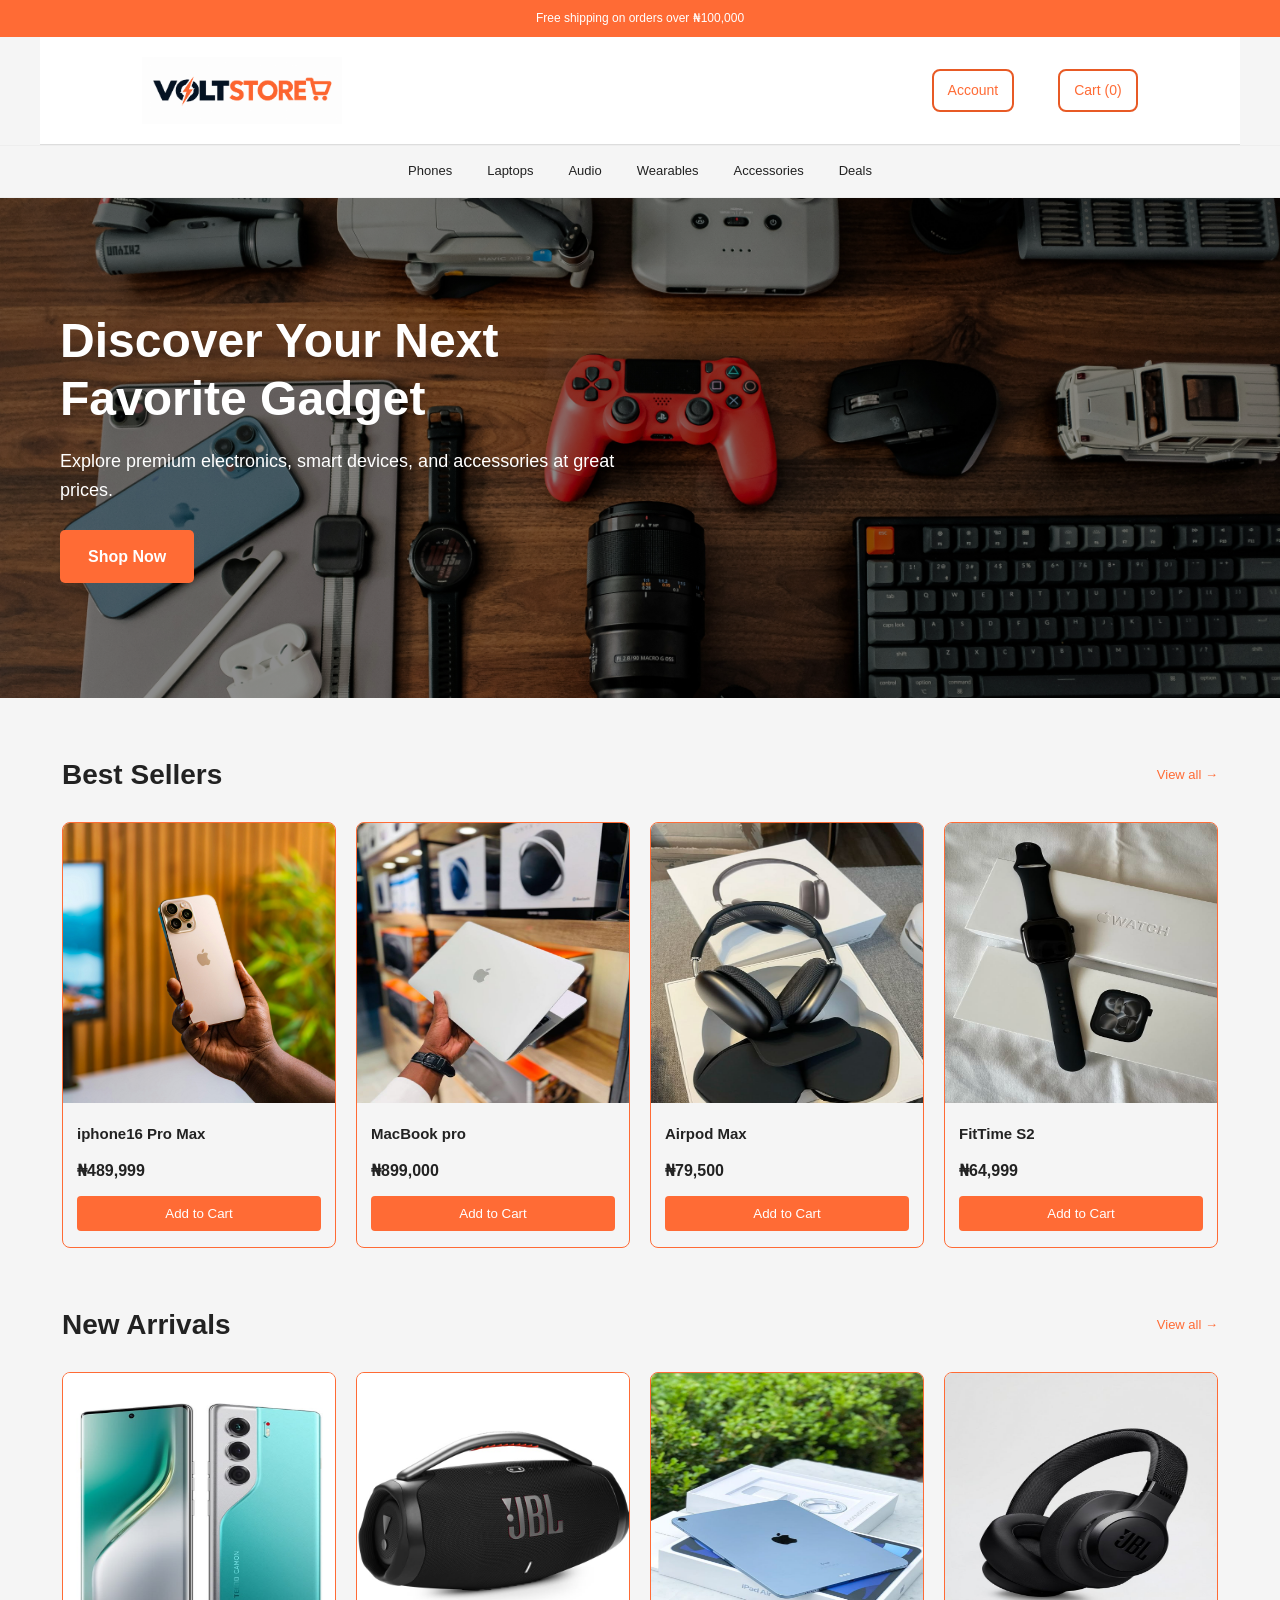
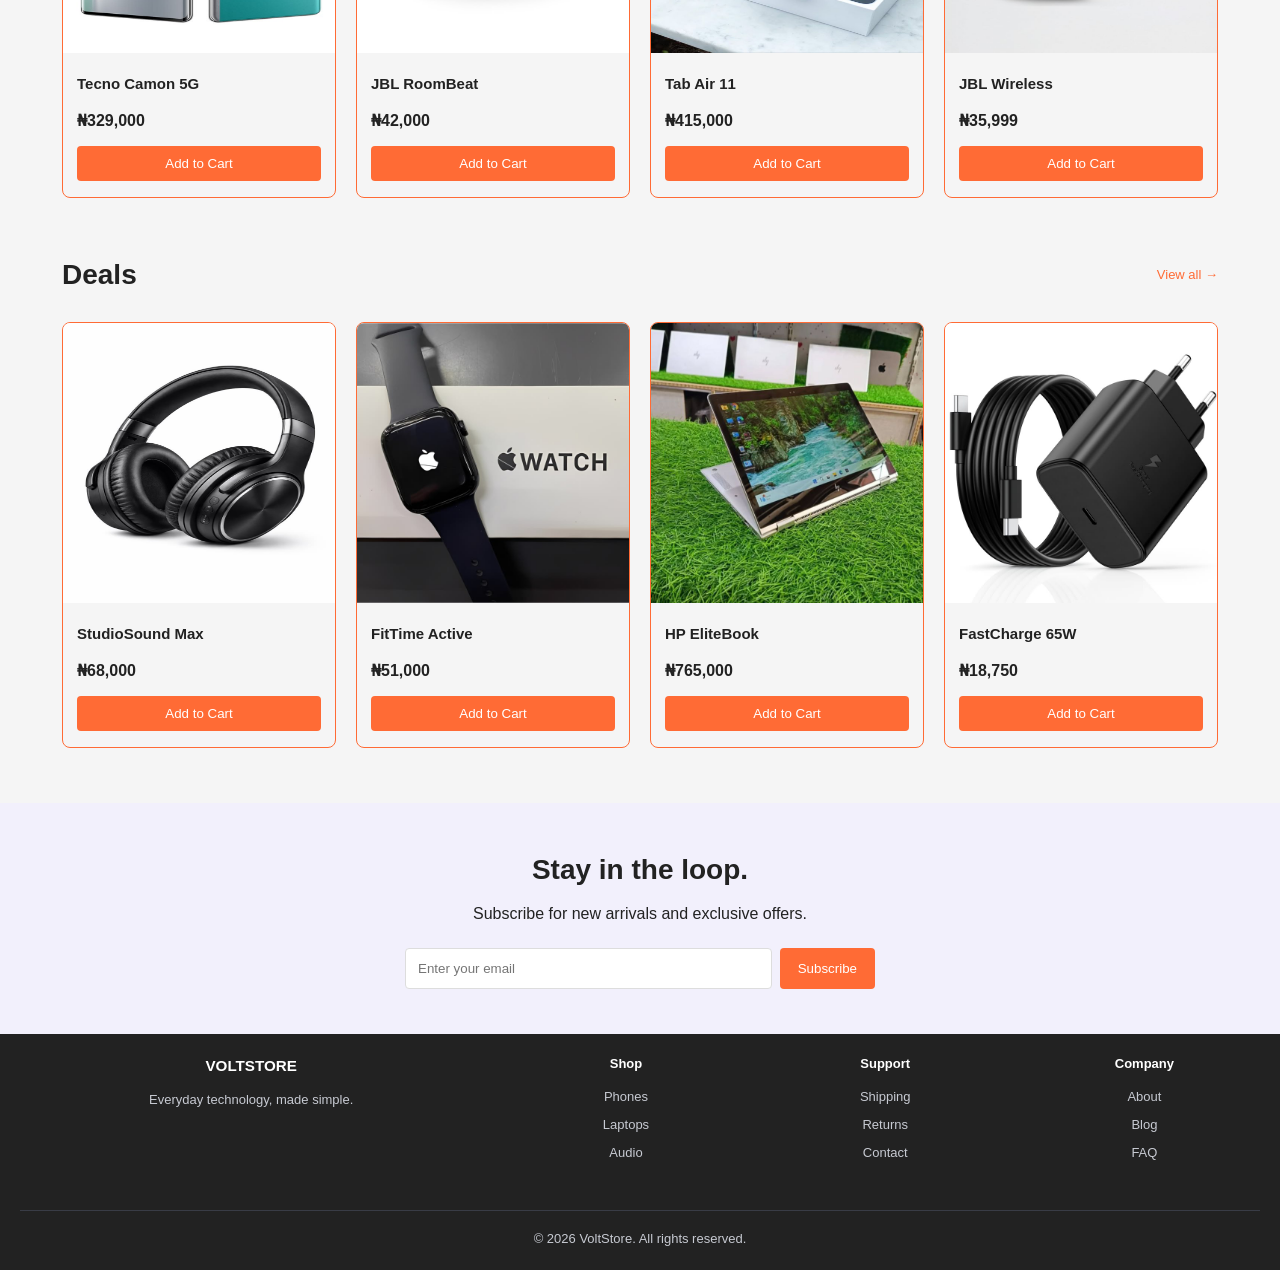
<file: index.html>
<!DOCTYPE html>
<html lang="en">

<head>
  <meta charset="UTF-8">
  <meta name="viewport" content="width=device-width, initial-scale=1.0">
  <title>VoltStore</title>
  <link rel="stylesheet" href="style.css">
</head>

<body>
  <div class="announcement">
    Free shipping on orders over ₦100,000
  </div>

  <header>
    <img class="logo-img" src="VOLTSTORE Orange Bolt Logo.png" alt="logo">
    <!-- <a href="#" class="logo">VOLT<span>STORE</span></a> -->
    <div class="header-links">
      <a href="login.html" style="border: 2px solid #e85a25;; padding: 8px 14px; border-radius: 8px;">Account</a>

      <a href="#cart" style="border: 2px solid #e85a25;; padding: 8px 14px; border-radius: 8px;"> Cart (0) </a>
    </div>
  </header>

  <nav>
    <a href="#phones">Phones</a>
    <a href="#laptops">Laptops</a>
    <a href="#audio">Audio</a>
    <a href="#wearables">Wearables</a>
    <a href="#accessories">Accessories</a>
    <a href="#deals">Deals</a>
  </nav>

  <main>

    <section class="hero">
      <div class="hero-content">
        <h1>Discover Your Next Favorite Gadget</h1>
        <p>
          Explore premium electronics, smart devices, and
          accessories at great prices.
        </p>
        <a href="products.html" class="hero-btn">Shop Now</a>
      </div>
    </section>


    <section class="products" id="best-sellers">
      <div class="section-title">
        <h2>Best Sellers</h2>
        <a href="#best-sellers">View all →</a>
      </div>

      <div class="product-grid">
        <article class="product">
          <img class="product-image phone" src="img/iphone16.jpg" alt="iphone16">
          <!-- <div class="product-image phone">📱</div> -->
          <h3>iphone16 Pro Max</h3>
          <p>₦489,999</p>
          <button>Add to Cart</button>
        </article>

        <article class="product">
          <img class="product-image laptop" src="img/a55fbd2f7ab1a5e678a76f968cee37ef (1).jpg" alt="laptop">
          <!-- <div class="product-image laptop">💻</div> -->
          <h3>MacBook pro</h3>
          <p>₦899,000</p>
          <button>Add to Cart</button>
        </article>

        <article class="product">
          <img class="product-image airpod" src="img/airpod amx.jpg" alt="airpod">
          <!-- <div class="product-image audio">🎧</div> -->
          <h3>Airpod Max</h3>
          <p>₦79,500</p>
          <button>Add to Cart</button>
        </article>

        <article class="product">
          <img class="product-image iwatch" src="img/iwatch.jpg" alt="iwatch">
          <!-- <div class="product-image watch">⌚</div> -->
          <h3>FitTime S2</h3>
          <p>₦64,999</p>
          <button>Add to Cart</button>
        </article>
      </div>
    </section>

    <section class="products" id="new-arrivals">
      <div class="section-title">
        <h2>New Arrivals</h2>
        <a href="#new-arrivals">View all →</a>
      </div>

      <div class="product-grid">
        <article class="product">
          <img class="product-image tecno" src="img/tecno.jpg" alt="tecno">
          <!-- <div class="product-image phone">📱</div> -->
          <h3>Tecno Camon 5G</h3>
          <p>₦329,000</p>
          <button>Add to Cart</button>
        </article>
        <article class="product">
          <img class="product-image jbl" src="img/jbl.jpg" alt="JBL">
          <!-- <div class="product-image audio">🔊</div> -->
          <h3>JBL RoomBeat </h3>
          <p>₦42,000</p>
          <button>Add to Cart</button>
        </article>
        <article class="product">
          <img class="product-image pad" src="img/ipad.jpg" alt="ipad">
          <!-- <div class="product-image laptop">📟</div> -->
          <h3>Tab Air 11</h3>
          <p>₦415,000</p>
          <button>Add to Cart</button>
        </article>
        <article class="product">
          <img class="product-image max2" src="img/4ea5c8c480625906a692bafa65ba7aad (1).jpg" alt="max2">
          <!-- <div class="product-image watch">🎧</div> -->
          <h3>JBL Wireless</h3>
          <p>₦35,999</p>
          <button>Add to Cart</button>
        </article>
      </div>
    </section>

    <section class="products" id="deals">
      <div class="section-title">
        <h2>Deals</h2>
        <a href="#deals">View all →</a>
      </div>

      <div class="product-grid">
        <article class="product">
          <img class="product-image studio" src="img/studio.jpg" alt="studio">
          <!-- <div class="product-image audio">🎧</div> -->
          <h3>StudioSound Max</h3>
          <p>₦68,000</p>
          <button>Add to Cart</button>
        </article>
        <article class="product">
          <img class="product-image active" src="img/active.jpg" alt="active">
          <!-- <div class="product-image watch">⌚</div> -->
          <h3>FitTime Active</h3>
          <p>₦51,000</p>
          <button>Add to Cart</button>
        </article>
        <article class="product">
          <img class="product-image laptop" src="img/hp.jpg" alt="hp">
          <!-- <div class="product-image laptop">💻</div> -->
          <h3> HP EliteBook </h3>
          <p>₦765,000</p>
          <button>Add to Cart</button>
        </article>
        <article class="product">
          <img class="product-image charger" src="img/charger.jpg" alt="charger">
          <!-- <div class="product-image phone">🔌</div> -->
          <h3>FastCharge 65W</h3>
          <p>₦18,750</p>
          <button>Add to Cart</button>
        </article>
      </div>
    </section>

    <section class="newsletter">
      <h2>Stay in the loop.</h2>
      <p>Subscribe for new arrivals and exclusive offers.</p>
      <form>
        <input type="email" placeholder="Enter your email" required>
        <button type="submit">Subscribe</button>
      </form>
    </section>
  </main>

  <footer>
    <div>
      <h3>VOLTSTORE</h3>
      <p>Everyday technology, made simple.</p>
    </div>
    <div>
      <h4>Shop</h4>
      <a href="#best-sellers">Phones</a>
      <a href="#best-sellers">Laptops</a>
      <a href="#best-sellers">Audio</a>
    </div>
    <div>
      <h4>Support</h4>
      <a href="#shipping">Shipping</a>
      <a href="#returns">Returns</a>
      <a href="#contact">Contact</a>
    </div>
    <div>
      <h4>Company</h4>
      <a href="#about">About</a>
      <a href="#blog">Blog</a>
      <a href="#faq">FAQ</a>
    </div>
    <p class="copyright">
      © 2026 VoltStore. All rights reserved.
    </p>
  </footer>
</body>

</html>
</file>
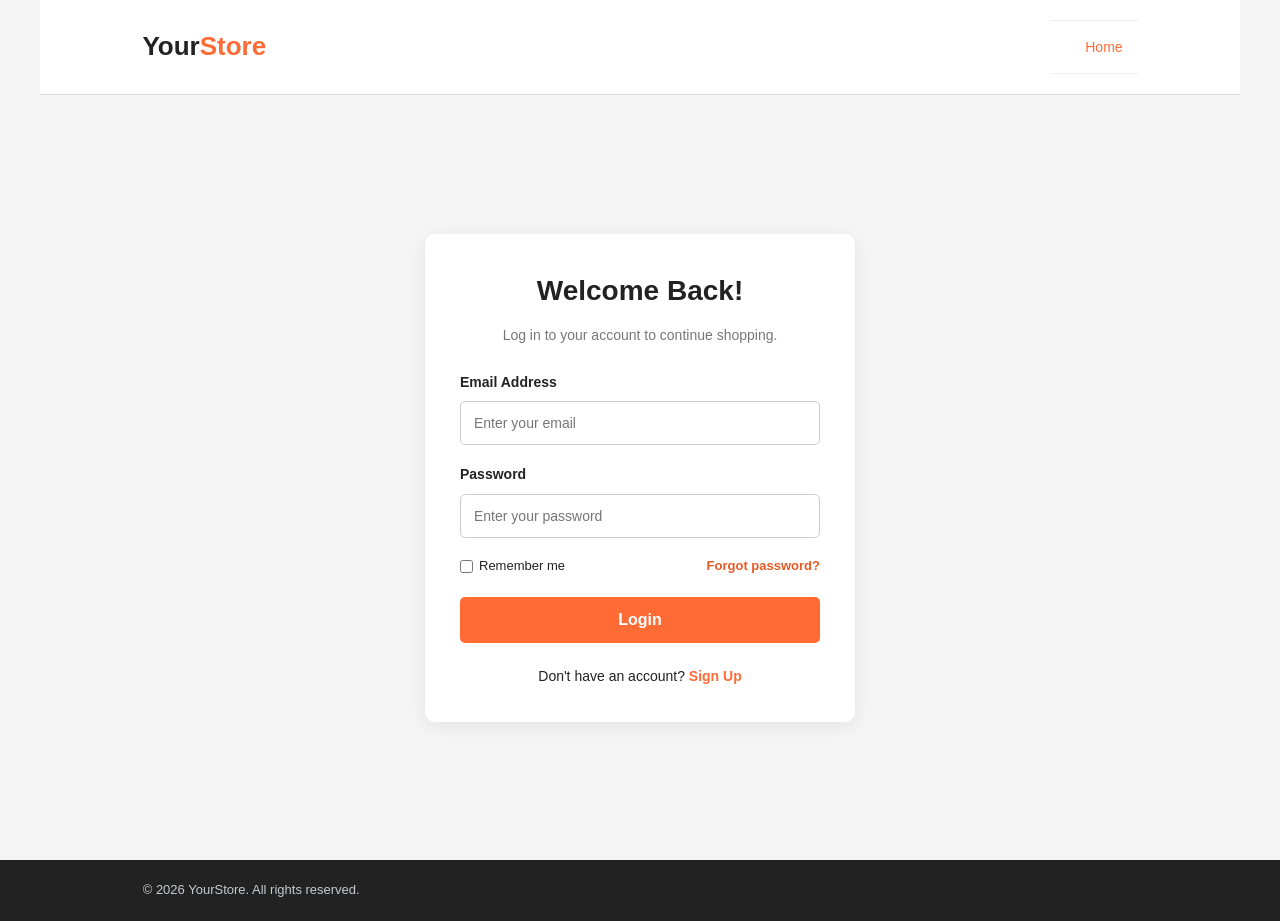
<file: login.html>
<!DOCTYPE html>
<html lang="en">
<head>
    <meta charset="UTF-8">
    <meta name="viewport" content="width=device-width, initial-scale=1.0">
    <title>Login | Your Store</title>
    <link rel="stylesheet" href="style.css">
</head>
<body>

    <header>
        <a href="index.html" class="logo">
            Your<span>Store</span>
        </a>

        <nav class="header-links">
            <a href="index.html">Home</a>
            <!-- <a href="#best-sellers">Shop</a> -->
        </nav>
    </header>

    <main class="auth-container">
        <section class="auth-box">
            <h1>Welcome Back!</h1>
            <p class="subtitle">Log in to your account to continue shopping.</p>

            <form action="#" method="post">
                <div class="form-group">
                    <label for="email">Email Address</label>
                    <input
                        type="email"
                        id="email"
                        name="email"
                        placeholder="Enter your email"
                        autocomplete="email"
                        required
                    >
                </div>

                <div class="form-group">
                    <label for="password">Password</label>
                    <input
                        type="password"
                        id="password"
                        name="password"
                        placeholder="Enter your password"
                        autocomplete="current-password"
                        required
                    >
                </div>

                <div class="form-options">
                    <label>
                        <input type="checkbox" name="remember">
                        Remember me
                    </label>

                    <a href="forgot-password.html">Forgot password?</a>
                </div>

                <button type="submit" class="auth-button">
                    Login
                </button>
            </form>

            <p class="switch-page">
                Don't have an account?
                <a href="signup.html">Sign Up</a>
            </p>
        </section>
    </main>

    <footer>
        <p>&copy; 2026 YourStore. All rights reserved.</p>
    </footer>

</body>
</html>
</file>
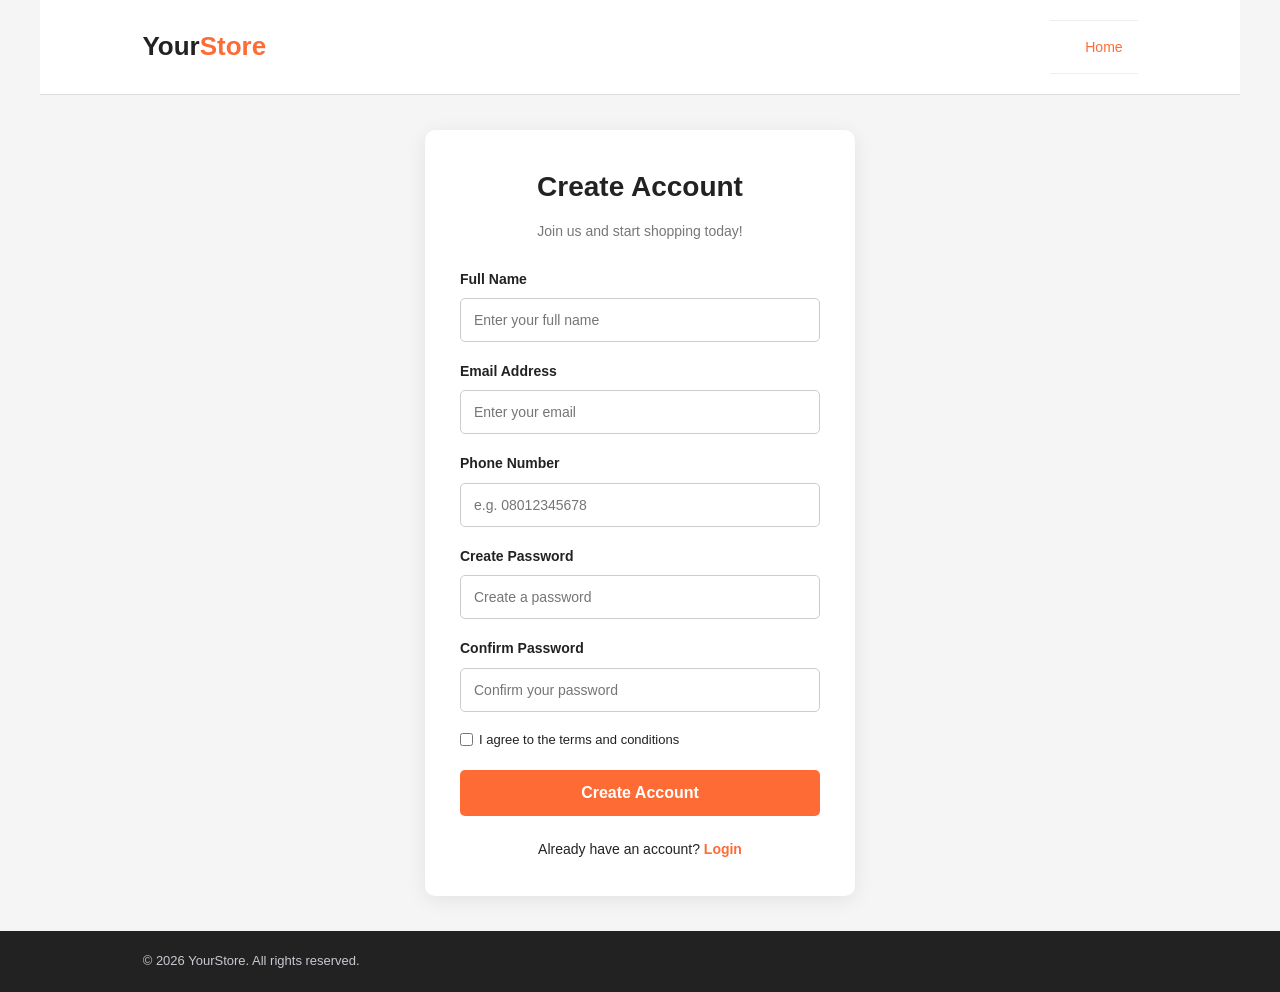
<file: signup.html>
<!DOCTYPE html>
<html lang="en">
<head>
    <meta charset="UTF-8">
    <meta name="viewport" content="width=device-width, initial-scale=1.0">
    <title>Sign Up | Your Store</title>
    <link rel="stylesheet" href="style.css">
</head>
<body>

    <header>
        <a href="index.html" class="logo">
            Your<span>Store</span>
        </a>

        <nav class="header-links">
            <a href="index.html">Home</a>
            <!-- <a href="#best-sellers">Shop</a> -->
        </nav>
    </header>

    <main class="auth-container">
        <section class="auth-box">
            <h1>Create Account</h1>
            <p class="subtitle">Join us and start shopping today!</p>

            <form action="#" method="post">

                <div class="form-group">
                    <label for="fullname">Full Name</label>
                    <input
                        type="text"
                        id="fullname"
                        name="fullname"
                        placeholder="Enter your full name"
                        autocomplete="name"
                        required
                    >
                </div>

                <div class="form-group">
                    <label for="email">Email Address</label>
                    <input
                        type="email"
                        id="email"
                        name="email"
                        placeholder="Enter your email"
                        autocomplete="email"
                        required
                    >
                </div>

                <div class="form-group">
                    <label for="phone">Phone Number</label>
                    <input
                        type="tel"
                        id="phone"
                        name="phone"
                        placeholder="e.g. 08012345678"
                        autocomplete="tel"
                        required
                    >
                </div>

                <div class="form-group">
                    <label for="password">Create Password</label>
                    <input
                        type="password"
                        id="password"
                        name="password"
                        placeholder="Create a password"
                        autocomplete="new-password"
                        minlength="8"
                        required
                    >
                </div>

                <div class="form-group">
                    <label for="confirm-password">
                        Confirm Password
                    </label>
                    <input
                        type="password"
                        id="confirm-password"
                        name="confirm-password"
                        placeholder="Confirm your password"
                        autocomplete="new-password"
                        minlength="8"
                        required
                    >
                </div>

                <div class="form-options">
                    <label>
                        <input type="checkbox" name="terms" required>
                        I agree to the terms and conditions
                    </label>
                </div>

                <button type="submit" class="auth-button">
                    Create Account
                </button>

            </form>

            <p class="switch-page">
                Already have an account?
                <a href="login.html">Login</a>
            </p>
        </section>
    </main>

    <footer>
        <p>&copy; 2026 YourStore. All rights reserved.</p>
    </footer>

</body>
</html>
</file>
<file: style.css>
* {
  box-sizing: border-box;
  margin: 0;
  padding: 0;
}

:root {
  --dark: #171a24;
  --green: #c6f36b;
  --purple: #7664e7;
  --light: #f5f6f8;
}

body {
  font-family: Arial, sans-serif;
  color: #ff6b35;
  line-height: 1.6;
}

a {
  text-decoration: none;
  color: inherit;
}

.announcement {
  background: #ff6b35;
  color: white;
  text-align: center;
  padding: 9px;
  font-size: 12px;
}

header {
  max-width: 1200px;
  margin: auto;
  padding: 22px;
  display: flex;
  justify-content: space-between;
  align-items: center;
}

/* header.a{
  border: 1px solid;  
  border-radius: 5px;
  border-color: var(--purple);
} */

/* header.img{
    width: 30px;
} */

.logo-img {
  width: 200px;
  /* font-weight: bold; */
}

.logo span {
  color: #ff6b35;
}

.header-links {
  display: flex;
  gap: 24px;
  font-size: 14px;
}

.header-links a:hover {
  color: #e85a25;
}

nav {
  display: flex;
  justify-content: center;
  gap: 35px;
  padding: 15px;
  border-top: 1px solid #eee;
  border-bottom: 1px solid #eee;
  overflow-x: auto;
}

nav a {
  white-space: nowrap;
  font-size: 13px;
}

nav a:hover {
  color: #e85a25;
}


.hero {
  background-image:
    linear-gradient(rgba(0, 0, 0, 0.45),
      rgba(0, 0, 0, 0.45)),
    url("giang-duong-I9Nh-aw_i2s-unsplash.jpg");

  background-size: cover;
  background-position: center;
  background-repeat: no-repeat;

  min-height: 500px;
  display: flex;
  align-items: center;
  padding: 60px;
  box-sizing: border-box;
}

.hero-content {
  max-width: 600px;
  color: white;
}

.hero-content h1 {
  font-size: 48px;
  margin-bottom: 20px;
  line-height: 1.2;
}

.hero-content p {
  font-size: 18px;
  line-height: 1.6;
  margin-bottom: 25px;
}

.hero-btn {
  display: inline-block;
  background-color: #ff6b35;
  color: white;
  text-decoration: none;
  padding: 14px 28px;
  border-radius: 5px;
  font-weight: bold;
}

.hero-btn:hover {
  background-color: #e85a25;
}

.products {
  max-width: 1200px;
  margin: 55px auto;
  padding: 0 22px;
}

.section-title {
  display: flex;
  align-items: center;
  justify-content: space-between;
  margin-bottom: 24px;
}

.section-title h2 {
  font-size: 28px;
}

.section-title a {
  color: #ff6b35;
  font-size: 13px;
}

.product-grid {
  display: grid;
  grid-template-columns: repeat(4, minmax(0, 1fr));
  gap: 20px;

}

.product {
  border: 1px solid #eceef1;
  border-radius: 8px;
  border-color: #ff6b35;
  overflow: hidden;
  padding-bottom: 16px;
  transition: transform 0.2s;
}

.product:hover {
  transform: translateY(-4px);
}

.product-image {
  height: 280px;
  width: 275px;
}

.product-imageactive {
  height: 280px;
  width: 275px;
}

.phone {
  background: #f3f1ec;
}

.laptop {
  background: #edf0f5;
}

.audio {
  background: #f2eff8;
}

.watch {
  background: #eef2eb;
}

.product h3,
.product p {
  margin: 12px 14px;
}

.product h3 {
  font-size: 15px;
}

.product p {
  font-weight: bold;
}

.product button {
  margin: 0 14px;
  width: calc(100% - 28px);
  padding: 10px;
  background: #ff6b35;
  color: white;
  border: none;
  border-radius: 4px;
  cursor: pointer;
}

.product button:hover {
  background-color: #e85a25;
}


.newsletter {
  background: #f2f0fc;
  padding: 45px 8%;
  text-align: center;
}

.newsletter h2 {
  font-size: 28px;
  margin-bottom: 8px;
}

.newsletter form {
  display: flex;
  justify-content: center;
  max-width: 470px;
  margin: 22px auto 0;
  gap: 8px;
}

.newsletter input {
  flex: 1;
  min-width: 0;
  padding: 12px;
  border: 1px solid #ddd;
  border-radius: 4px;
}

.newsletter button {
  padding: 12px 18px;
  background: #ff6b35;
  color: white;
  border: none;
  border-radius: 4px;
  cursor: pointer;
}

.newsletter button:hover {
  background-color: #e85a25;
}


footer {
  background: #ff6b35;
  color: white;
  padding: 45px max(5%, calc((100% - 1150px) / 2));
  display: grid;
  grid-template-columns: 2fr 1fr 1fr 1fr;
  gap: 28px;
}

footer h3,
footer h4 {
  margin-bottom: 12px;
}

footer a {
  display: block;
  color: #c7cad2;
  font-size: 13px;
  margin: 7px 0;
}

footer a:hover {
  color: #ff6b35;
}

footer p {
  color: #c7cad2;
  font-size: 13px;
}

.copyright {
  grid-column: 1 / -1;
  border-top: 1px solid #393c46;
  padding-top: 18px;
  margin-top: 12px;
}

@media (max-width: 800px) {
  .product-grid {
    grid-template-columns: repeat(2, minmax(0, 1fr));
    gap: 14px;
  }

  nav {
    justify-content: flex-start;
    gap: 22px;
  }

  .hero {
    padding: 55px 6%;
  }

  .product-image {
    height: 160px;
  }

  footer {
    grid-template-columns: repeat(2, minmax(0, 1fr));
  }
}

@media (max-width: 420px) {
  header {
    padding: 16px;
  }

  .logo {
    font-size: 21px;
  }

  .header-links {
    gap: 12px;
    font-size: 12px;
  }

  .hero h1 {
    font-size: 38px;
  }

  .product-grid {
    gap: 12px;
  }

  .product-image {
    height: 135px;
    font-size: 52px;
  }

  .product h3 {
    font-size: 13px;
  }

  .newsletter form {
    flex-direction: column;
  }

  footer {
    gap: 24px 15px;
    padding: 32px 20px;
  }
}








/* LOGIN & SIGNUP*/
* {
  margin: 0;
  padding: 0;
  box-sizing: border-box;
}

body {
  font-family: Arial, sans-serif;
  background-color: #f5f5f5;
  color: #222;
}

a {
  text-decoration: none;
  color: #222;
}

/* HEADER */
header {
  background-color: #ffffff;
  padding: 20px 8%;
  display: flex;
  justify-content: space-between;
  align-items: center;
  border-bottom: 1px solid #ddd;
}

.logo {
  font-size: 26px;
  font-weight: bold;
  color: #222;
}

.logo span {
  color: #ff6b35;
  ;
}

.header-links a {
  margin-left: 20px;
  font-size: 14px;
  color: #ff6b35;
  ;
}


/* AUTHENTICATION CONTAINER */
.auth-container {
  min-height: 85vh;
  display: flex;
  justify-content: center;
  align-items: center;
  padding: 35px 15px;
}

.auth-box {
  background-color: white;
  width: 100%;
  max-width: 430px;
  padding: 35px;
  border-radius: 10px;
  box-shadow: 0 4px 20px rgba(0, 0, 0, 0.08);
}

.auth-box h1 {
  text-align: center;
  margin-bottom: 10px;
  font-size: 28px;
}

.subtitle {
  text-align: center;
  color: #777;
  margin-bottom: 25px;
  font-size: 14px;
}

/* FORM */
.form-group {
  margin-bottom: 18px;
}

.form-group label {
  display: block;
  margin-bottom: 8px;
  font-size: 14px;
  font-weight: bold;
}

.form-group input {
  width: 100%;
  padding: 13px;
  border: 1px solid #ccc;
  border-radius: 5px;
  outline: none;
  font-size: 14px;
}

.form-group input:focus {
  border-color: #ff6b35;
  ;
}

/* REMEMBER AND FORGOT PASSWORD */
.form-options {
  display: flex;
  justify-content: space-between;
  align-items: center;
  gap: 10px;
  font-size: 13px;
  margin-bottom: 20px;
}

.form-options label {
  display: flex;
  align-items: center;
  gap: 6px;
}

.form-options a,
.switch-page a {
  color: #ff6b35;
  ;
  font-weight: bold;
}

.form-options a,
.switch-page a:hover {
  color: #e85a25;
}

/* BUTTON */
.auth-button {
  width: 100%;
  padding: 14px;
  background-color: #ff6b35;
  ;
  color: white;
  border: none;
  border-radius: 5px;
  font-size: 16px;
  font-weight: bold;
  cursor: pointer;
}

.auth-button:hover {
  background-color: #e85a25;
  ;
}

/* PAGE SWITCH */
.switch-page {
  text-align: center;
  font-size: 14px;
  margin-top: 22px;
}

/* FOOTER */
footer {
  text-align: center;
  padding: 20px;
  background-color: #222;
  color: white;
  font-size: 13px;
}

/* MOBILE RESPONSIVENESS */
@media (max-width: 480px) {
  header {
    padding: 18px 5%;
  }

  .logo {
    font-size: 22px;
  }

  .header-links a {
    margin-left: 8px;
    font-size: 12px;
  }

  .auth-box {
    padding: 25px 20px;
  }

  .auth-box h1 {
    font-size: 24px;
  }
}
</file>
